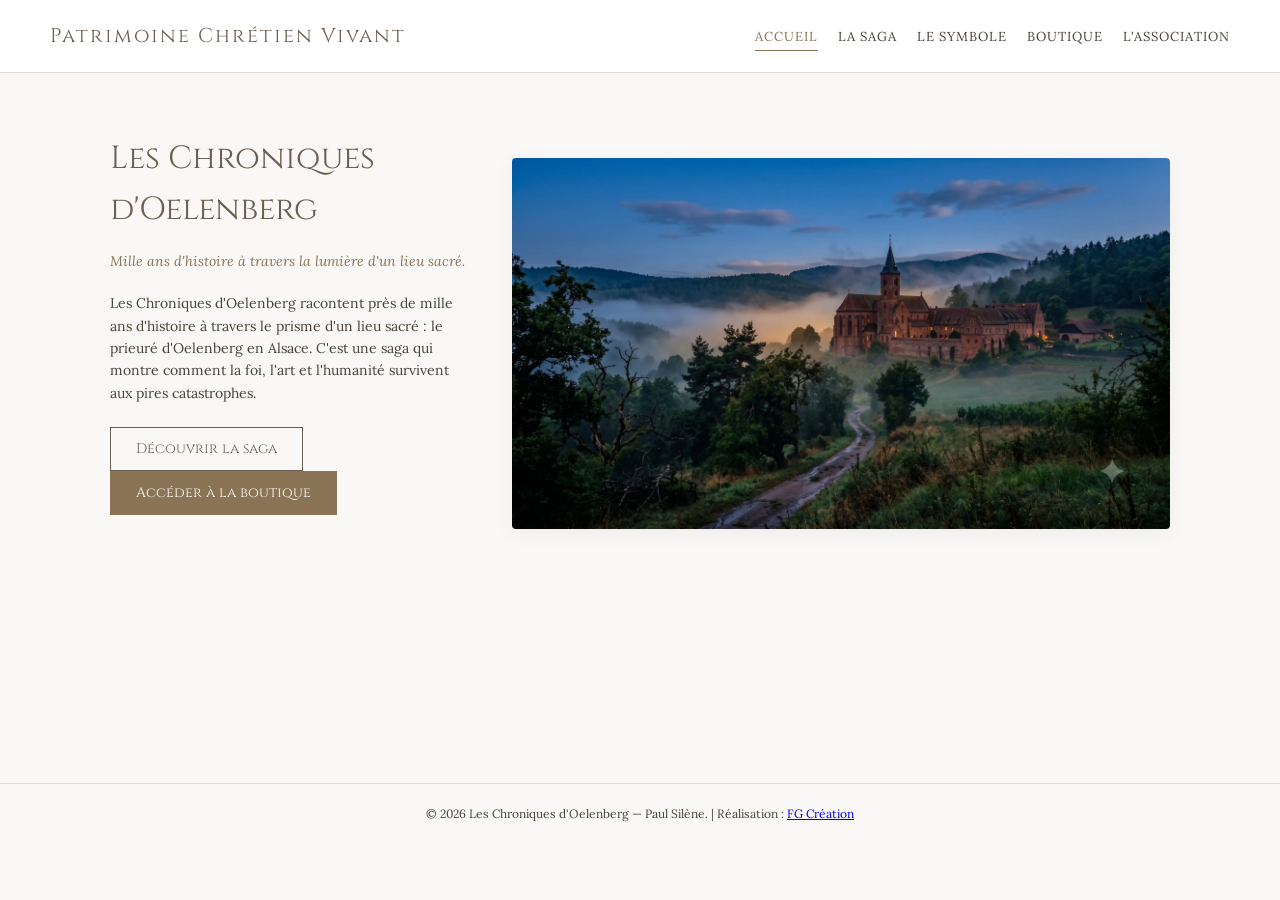
<file: index.html>
<!doctype html>
<html lang="fr">
  <head>
    <meta charset="UTF-8" />
    <meta name="viewport" content="width=device-width, initial-scale=1.0" />
    <title>
      Les Chroniques d'Oelenberg — Roman historique en Alsace | Paul Silène
    </title>
    <link rel="canonical" href="https://oelenberg.fr/" />

    <meta
      name="description"
      content="Plongez dans Les Chroniques d'Oelenberg de Paul Silène : une saga de romans historiques sur mille ans d'histoire en Alsace. Découvrez l'œuvre et la boutique."
    />
    <meta name="author" content="Paul Silène" />

    <!-- Open Graph -->
    <meta
      property="og:title"
      content="Les Chroniques d'Oelenberg — Roman historique en Alsace"
    />
    <meta
      property="og:description"
      content="Une épopée littéraire fascinante de Paul Silène. Découvrez comment la foi, l'art et l'humanité traversent mille ans d'histoire alsacienne."
    />
    <meta property="og:type" content="website" />
    <meta property="og:url" content="https://oelenberg.fr/" />
    <meta property="og:image" content="https://oelenberg.fr/assets/test.webp" />
    <meta property="og:site_name" content="Les Chroniques d'Oelenberg" />

    <!-- Twitter Card -->
    <meta name="twitter:card" content="summary_large_image" />
    <meta
      name="twitter:title"
      content="Les Chroniques d'Oelenberg — Roman historique en Alsace"
    />
    <meta
      name="twitter:description"
      content="Une saga historique épique au cœur de l'Alsace. Mille ans d'histoire à travers la lumière d'un lieu sacré."
    />
    <meta
      name="twitter:image"
      content="https://oelenberg.fr/assets/test.webp"
    />

    <!-- Géolocalisation -->
    <meta name="geo.region" content="FR-68" />
    <meta name="geo.placename" content="Reiningue, Mulhouse, Alsace" />
    <meta name="geo.position" content="47.7472;7.2333" />
    <meta name="ICBM" content="47.7472, 7.2333" />

    <!-- Données structurées -->
    <script type="application/ld+json">
      {
        "@context": "https://schema.org",
        "@type": "BookSeries",
        "@id": "https://oelenberg.fr/#series",
        "name": "Les Chroniques d'Oelenberg",
        "author": {
          "@type": "Person",
          "name": "Paul Silène"
        },
        "genre": "Roman historique",
        "inLanguage": "fr",
        "description": "Saga historique en cinq tomes racontant près de mille ans d'histoire européenne à travers le prieuré d'Oelenberg en Alsace.",
        "url": "https://oelenberg.fr/"
      }
    </script>

    <link rel="stylesheet" href="style.css" />
    <link
      href="https://fonts.googleapis.com/css2?family=Cinzel:wght@400;700&family=Lora:ital,wght@0,400;0,700;1,400&display=swap"
      rel="stylesheet"
    />
  </head>
  <body>
    <header>
      <div class="logo">Patrimoine Chrétien Vivant</div>
      <button class="burger-menu" aria-label="Ouvrir le menu">☰</button>
      <nav>
        <ul>
          <li><a href="index.html" class="active">Accueil</a></li>
          <li><a href="saga.html">La Saga</a></li>
          <li><a href="symbole.html">Le Symbole</a></li>
          <li><a href="boutique.html">Boutique</a></li>
          <li><a href="association.html">L'Association</a></li>
        </ul>
      </nav>
    </header>

    <main>
      <section class="page">
        <div class="hero">
          <div class="hero-text">
            <h1>Les Chroniques d'Oelenberg</h1>
            <p class="subtitle">
              Mille ans d'histoire à travers la lumière d'un lieu sacré.
            </p>
            <p>
              Les Chroniques d'Oelenberg racontent près de mille ans d'histoire
              à travers le prisme d'un lieu sacré : le prieuré d'Oelenberg en
              Alsace. C'est une saga qui montre comment la foi, l'art et
              l'humanité survivent aux pires catastrophes.
            </p>
            <br />
            <a href="saga.html" class="btn">Découvrir la saga</a>
            <a href="boutique.html" class="btn btn-prestige"
              >Accéder à la boutique</a
            >
          </div>
          <div class="hero-image">
            <img
              src="assets/test.webp"
              alt="Le prieuré d'Oelenberg en Alsace — Les Chroniques d'Oelenberg"
            />
          </div>
        </div>
      </section>
    </main>

    <footer>
      <p>
        © 2026 Les Chroniques d'Oelenberg — Paul Silène. | Réalisation :
        <a
          href="https://fgcreation.eu"
          target="_blank"
          rel="noopener noreferrer"
          class="lien-fg"
          >FG Création</a
        >
      </p>
    </footer>

    <script src="script.js"></script>
  </body>
</html>
</file>
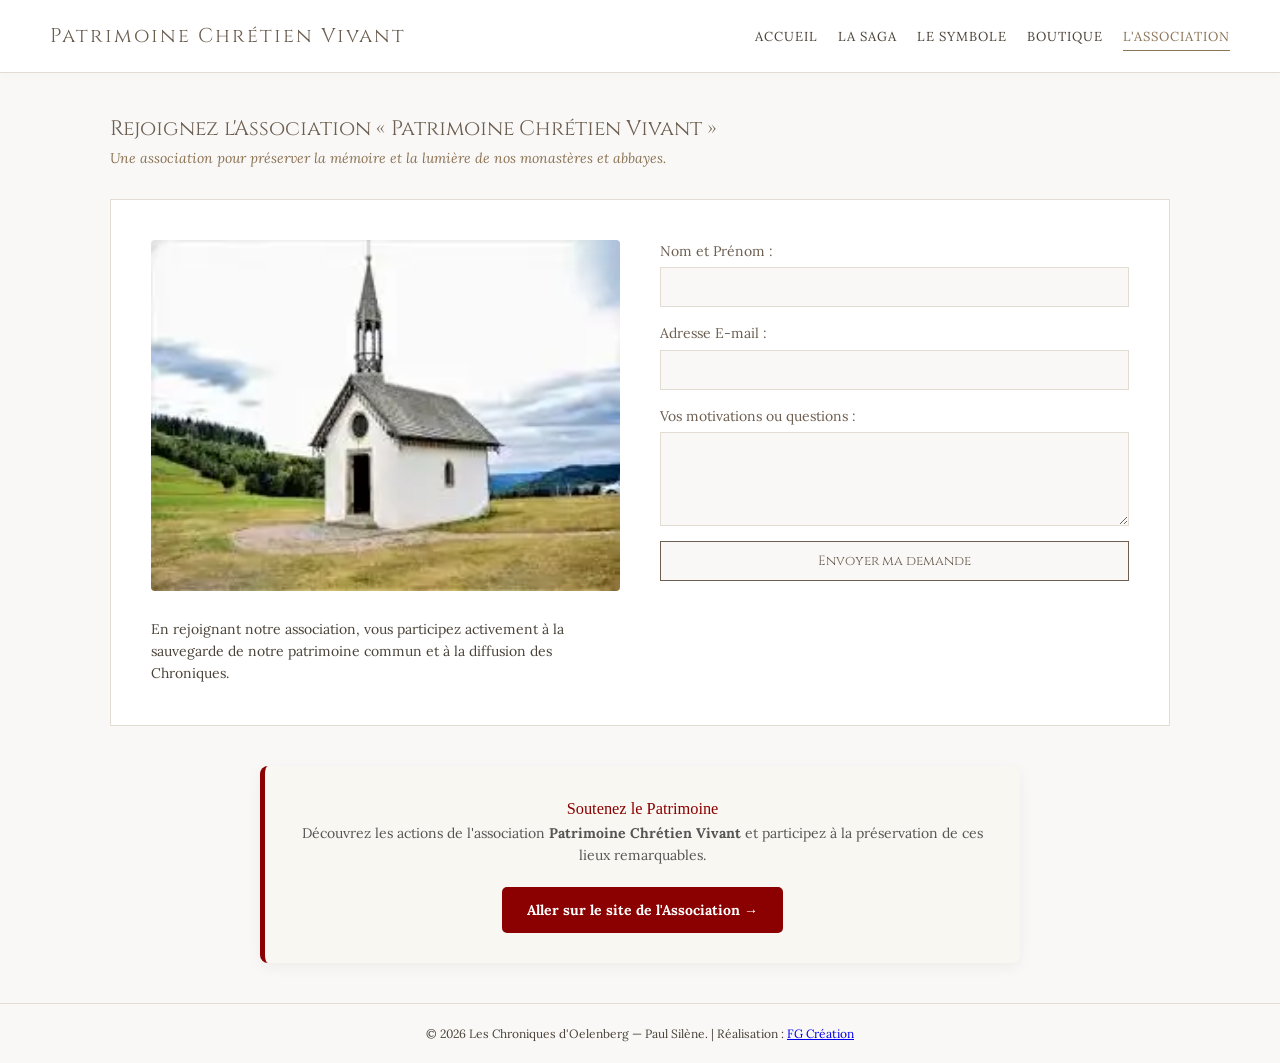
<file: association.html>
<!doctype html>
<html lang="fr">
  <head>
    <meta charset="UTF-8" />
    <meta name="viewport" content="width=device-width, initial-scale=1.0" />
    <title>Association Patrimoine Chrétien Vivant — Oelenberg</title>
    <link rel="canonical" href="https://oelenberg.fr/association.html" />

    <meta
      name="description"
      content="Rejoignez l'association Patrimoine Chrétien Vivant pour préserver la mémoire des monastères et abbayes d'Alsace autour du prieuré d'Oelenberg."
    />
    <meta name="author" content="Paul Silène" />

    <meta
      property="og:title"
      content="Association Patrimoine Chrétien Vivant — Oelenberg"
    />
    <meta
      property="og:description"
      content="Participez à la sauvegarde du patrimoine monastique et à la diffusion des Chroniques d'Oelenberg."
    />
    <meta property="og:type" content="website" />
    <meta property="og:url" content="https://oelenberg.fr/association.html" />
    <meta
      property="og:image"
      content="https://oelenberg.fr/assets/chapelle_resultat.webp"
    />

    <link rel="stylesheet" href="style.css" />
    <link
      href="https://fonts.googleapis.com/css2?family=Cinzel:wght@400;700&family=Lora:ital,wght@0,400;0,700;1,400&display=swap"
      rel="stylesheet"
    />
  </head>
  <body>
    <header>
      <div class="logo">Patrimoine Chrétien Vivant</div>
      <button class="burger-menu" aria-label="Ouvrir le menu">☰</button>
      <nav>
        <ul>
          <li><a href="index.html">Accueil</a></li>
          <li><a href="saga.html">La Saga</a></li>
          <li><a href="symbole.html">Le Symbole</a></li>
          <li><a href="boutique.html">Boutique</a></li>
          <li><a href="association.html" class="active">L'Association</a></li>
        </ul>
      </nav>
    </header>

    <main>
      <section class="page">
        <h1>Rejoignez l'Association « Patrimoine Chrétien Vivant »</h1>
        <p class="subtitle">
          Une association pour préserver la mémoire et la lumière de nos
          monastères et abbayes.
        </p>

        <div class="contact-container">
          <div class="contact-info">
            <img
              src="assets/chapelle_resultat.webp"
              alt="Chapelle du prieuré d'Oelenberg — Association Patrimoine Chrétien Vivant"
            />
            <p>
              En rejoignant notre association, vous participez activement à la
              sauvegarde de notre patrimoine commun et à la diffusion des
              Chroniques.
            </p>
          </div>

          <form
            class="contact-form"
            name="inscription-amis"
            method="POST"
            data-netlify="true"
            netlify-honeypot="bot-field"
            action="/merci.html"
          >
            <input type="hidden" name="form-name" value="inscription-amis" />

            <p class="hidden">
              <label
                >Ne pas remplir ce champ si vous êtes humain :
                <input name="bot-field"
              /></label>
            </p>

            <div class="form-group">
              <label for="nom">Nom et Prénom :</label>
              <input type="text" id="nom" name="nom" required />
            </div>
            <div class="form-group">
              <label for="email">Adresse E-mail :</label>
              <input type="email" id="email" name="email" required />
            </div>
            <div class="form-group">
              <label for="message">Vos motivations ou questions :</label>
              <textarea id="message" name="message" rows="4"></textarea>
            </div>
            <button type="submit" class="btn">Envoyer ma demande</button>
          </form>
        </div>

        <div class="container-association">
          <div class="card-association">
            <h3>Soutenez le Patrimoine</h3>
            <p>
              Découvrez les actions de l'association
              <strong>Patrimoine Chrétien Vivant</strong> et participez à la
              préservation de ces lieux remarquables.
            </p>
            <a
              href="https://patrimoine-chretien-vivant.netlify.app"
              class="btn-association"
              target="_blank"
              rel="noopener noreferrer"
            >
              Aller sur le site de l'Association →
            </a>
          </div>
        </div>
      </section>
    </main>

    <footer>
      <p>
        © 2026 Les Chroniques d'Oelenberg — Paul Silène. | Réalisation :
        <a
          href="https://fgcreation.eu"
          target="_blank"
          rel="noopener noreferrer"
          class="lien-fg"
          >FG Création</a
        >
      </p>
    </footer>

    <script src="script.js"></script>
  </body>
</html>
</file>
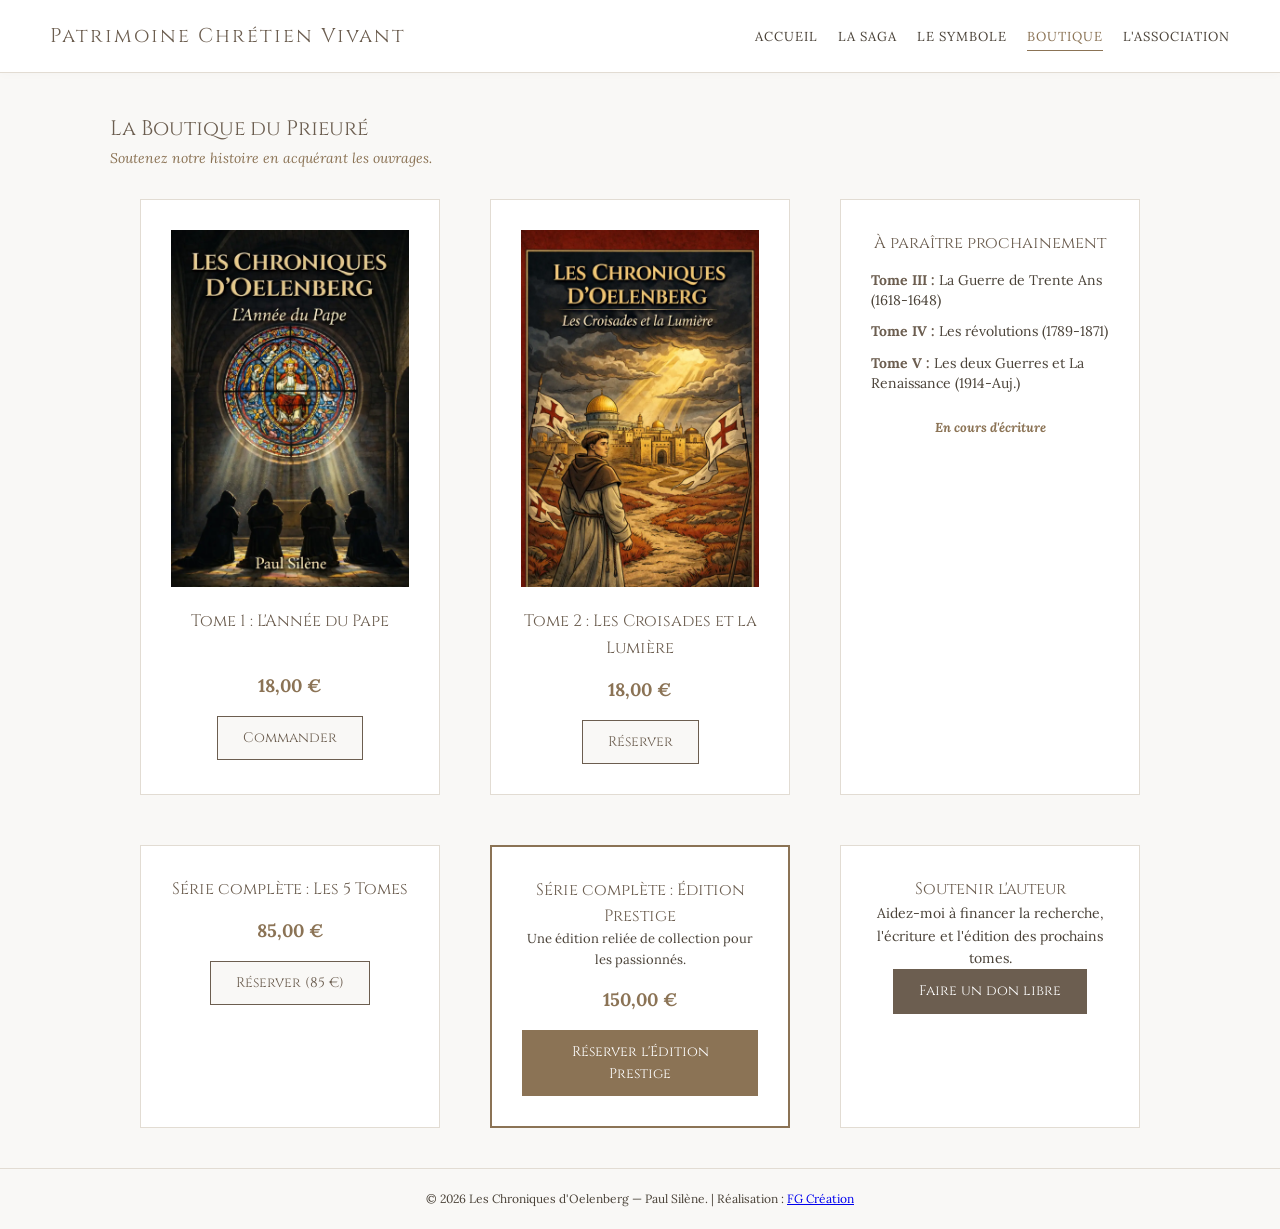
<file: boutique.html>
<!doctype html>
<html lang="fr">
  <head>
    <meta charset="UTF-8" />
    <meta name="viewport" content="width=device-width, initial-scale=1.0" />
    <title>Boutique officielle — Commander Les Chroniques d'Oelenberg</title>
    <link rel="canonical" href="https://oelenberg.fr/boutique.html" />

    <meta
      name="description"
      content="Commandez en ligne les tomes des Chroniques d'Oelenberg de Paul Silène : Tome 1 L'Année du Pape, précommande Tome 2, intégrale 5 tomes et Édition Prestige."
    />
    <meta name="author" content="Paul Silène" />

    <meta
      property="og:title"
      content="Boutique officielle — Les Chroniques d'Oelenberg"
    />
    <meta
      property="og:description"
      content="Acquérez les ouvrages de la saga historique Les Chroniques d'Oelenberg par Paul Silène ou soutenez l'écriture des prochains tomes."
    />
    <meta property="og:type" content="website" />
    <meta property="og:url" content="https://oelenberg.fr/boutique.html" />
    <meta
      property="og:image"
      content="https://oelenberg.fr/assets/Y12_resultat.webp"
    />

    <!-- Données structurées Produits / Livres pour Google -->
    <script type="application/ld+json">
      {
        "@context": "https://schema.org",
        "@graph": [
          {
            "@type": "Book",
            "name": "Tome 1 : L'Année du Pape — Les Chroniques d'Oelenberg",
            "author": { "@type": "Person", "name": "Paul Silène" },
            "bookFormat": "https://schema.org/Paperback",
            "inLanguage": "fr",
            "image": "https://oelenberg.fr/assets/Y12_resultat.webp",
            "offers": {
              "@type": "Offer",
              "price": "18.00",
              "priceCurrency": "EUR",
              "availability": "https://schema.org/InStock",
              "url": "https://www.vinted.fr/items/10136131139-les-chroniques-doelenberg-tome-1-lannee-du-pape"
            }
          },
          {
            "@type": "Book",
            "name": "Tome 2 : Les Croisades et la Lumière — Les Chroniques d'Oelenberg",
            "author": { "@type": "Person", "name": "Paul Silène" },
            "bookFormat": "https://schema.org/Paperback",
            "inLanguage": "fr",
            "image": "https://oelenberg.fr/assets/Y5BIS_resultat.webp",
            "offers": {
              "@type": "Offer",
              "price": "18.00",
              "priceCurrency": "EUR",
              "availability": "https://schema.org/PreOrder",
              "url": "https://book.stripe.com/7sYcN45Vc2PQ9zw15N87K0b"
            }
          },
          {
            "@type": "Product",
            "name": "Série complète : Les 5 Tomes — Les Chroniques d'Oelenberg",
            "description": "Intégrale des cinq tomes de la saga historique Les Chroniques d'Oelenberg par Paul Silène.",
            "brand": { "@type": "Brand", "name": "Les Chroniques d'Oelenberg" },
            "offers": [
              {
                "@type": "Offer",
                "name": "Édition Standard (5 Tomes)",
                "price": "85.00",
                "priceCurrency": "EUR",
                "availability": "https://schema.org/PreOrder",
                "url": "https://buy.stripe.com/6oUaEW3N4aiidPMaGn87K04"
              },
              {
                "@type": "Offer",
                "name": "Édition Prestige reliée (5 Tomes)",
                "price": "150.00",
                "priceCurrency": "EUR",
                "availability": "https://schema.org/PreOrder",
                "url": "https://buy.stripe.com/eVq7sKdnEduudPM29R87K05"
              }
            ]
          }
        ]
      }
    </script>

    <link rel="stylesheet" href="style.css" />
    <link
      href="https://fonts.googleapis.com/css2?family=Cinzel:wght@400;700&family=Lora:ital,wght@0,400;0,700;1,400&display=swap"
      rel="stylesheet"
    />
  </head>
  <body>
    <header>
      <div class="logo">Patrimoine Chrétien Vivant</div>
      <button class="burger-menu" aria-label="Ouvrir le menu">☰</button>
      <nav>
        <ul>
          <li><a href="index.html">Accueil</a></li>
          <li><a href="saga.html">La Saga</a></li>
          <li><a href="symbole.html">Le Symbole</a></li>
          <li><a href="boutique.html" class="active">Boutique</a></li>
          <li><a href="association.html">L'Association</a></li>
        </ul>
      </nav>
    </header>

    <main>
      <section class="page">
        <h1>La Boutique du Prieuré</h1>
        <p class="subtitle">
          Soutenez notre histoire en acquérant les ouvrages.
        </p>
        <div class="shop-grid">
          <div class="product">
            <img
              src="assets/Y12_resultat.webp"
              alt="Livre Tome 1 : L'Année du Pape — Les Chroniques d'Oelenberg"
            />
            <h3>Tome 1 : L'Année du Pape</h3>
            <br />
            <p class="price">18,00 €</p>
            <a
              href="https://www.vinted.fr/items/10136131139-les-chroniques-doelenberg-tome-1-lannee-du-pape"
              target="_blank"
              rel="noopener noreferrer"
              class="btn"
              >Commander</a
            >
          </div>
          <div class="product">
            <img
              src="assets/Y5BIS_resultat.webp"
              alt="Livre Tome 2 : Les Croisades et la Lumière — Les Chroniques d'Oelenberg"
            />
            <h3>Tome 2 : Les Croisades et la Lumière</h3>
            <p class="price">18,00 €</p>
            <a
              href="https://book.stripe.com/7sYcN45Vc2PQ9zw15N87K0b"
              target="_blank"
              rel="noopener noreferrer"
              class="btn"
              >Réserver</a
            >
          </div>

          <div class="product upcoming">
            <h3>À paraître prochainement</h3>
            <ul class="upcoming-list">
              <li>
                <strong>Tome III :</strong> La Guerre de Trente Ans (1618-1648)
              </li>
              <li><strong>Tome IV :</strong> Les révolutions (1789-1871)</li>
              <li>
                <strong>Tome V :</strong> Les deux Guerres et La Renaissance
                (1914-Auj.)
              </li>
            </ul>
            <p class="price note">En cours d'écriture</p>
          </div>

          <div class="product">
            <h3>Série complète : Les 5 Tomes</h3>
            <p class="price">85,00 €</p>
            <a
              href="https://buy.stripe.com/6oUaEW3N4aiidPMaGn87K04"
              target="_blank"
              rel="noopener noreferrer"
              class="btn"
              >Réserver (85 €)</a
            >
          </div>

          <div class="product prestige">
            <h3>Série complète : Édition Prestige</h3>
            <p class="description-luxe">
              Une édition reliée de collection pour les passionnés.
            </p>
            <p class="price">150,00 €</p>
            <a
              href="https://buy.stripe.com/eVq7sKdnEduudPM29R87K05"
              target="_blank"
              rel="noopener noreferrer"
              class="btn btn-prestige"
              >Réserver l'Édition Prestige</a
            >
          </div>

          <div class="product donation">
            <h3>Soutenir l'auteur</h3>
            <p>
              Aidez-moi à financer la recherche, l'écriture et l'édition des
              prochains tomes.
            </p>
            <a
              href="https://donate.stripe.com/00w7sKcjAgGGfXUeWD87K07"
              target="_blank"
              rel="noopener noreferrer"
              class="btn btn-don"
              >Faire un don libre</a
            >
          </div>
        </div>
      </section>
    </main>

    <footer>
      <p>
        © 2026 Les Chroniques d'Oelenberg — Paul Silène. | Réalisation :
        <a
          href="https://fgcreation.eu"
          target="_blank"
          rel="noopener noreferrer"
          class="lien-fg"
          >FG Création</a
        >
      </p>
    </footer>

    <script src="script.js"></script>
  </body>
</html>
</file>
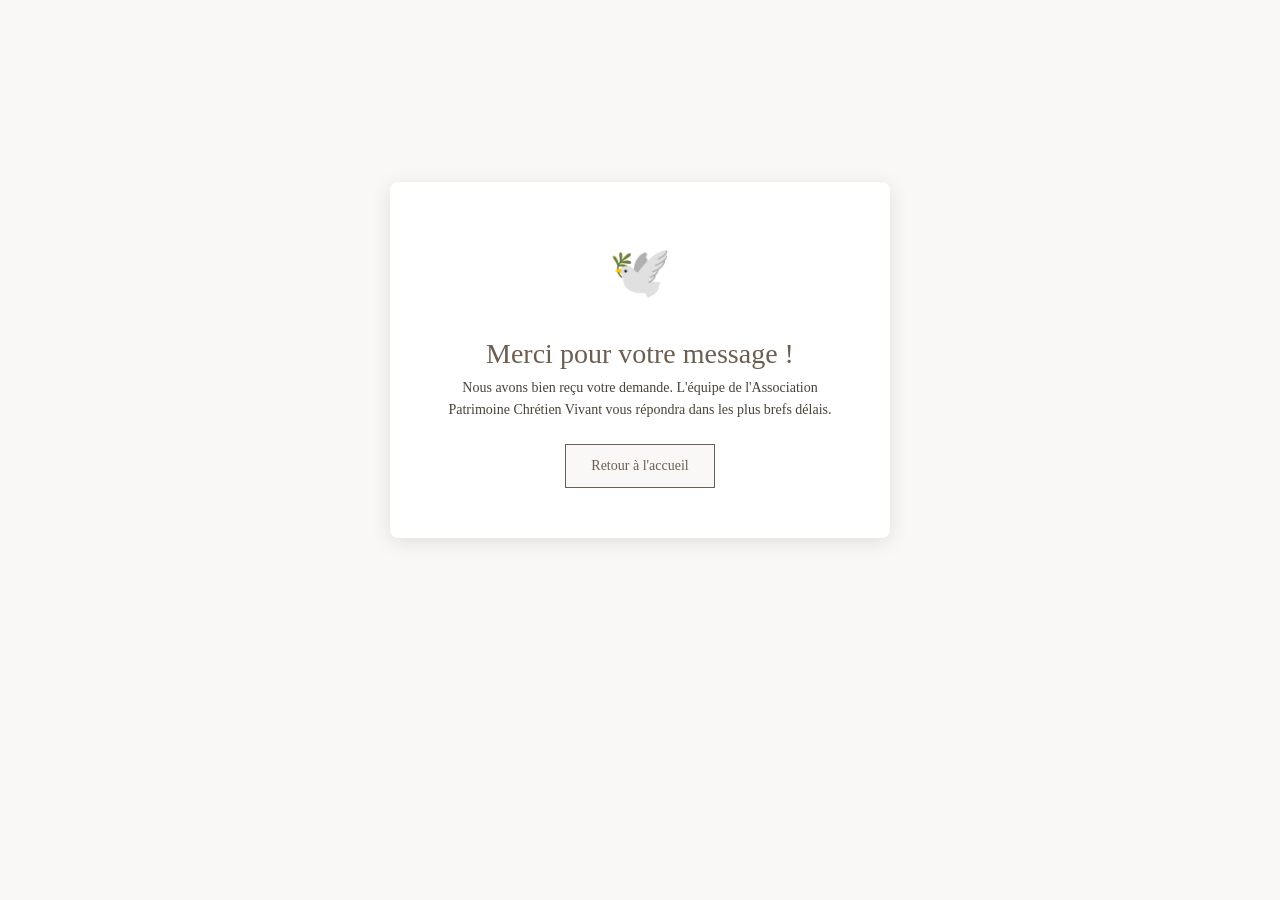
<file: merci.html>
<!doctype html>
<html lang="fr">
  <head>
    <meta charset="UTF-8" />
    <meta name="viewport" content="width=device-width, initial-scale=1.0" />
    <meta name="robots" content="noindex, nofollow" />
    <title>Merci - Message envoyé</title>
    <link rel="stylesheet" href="style.css" />
    <style>
      .merci-container {
        display: flex;
        flex-direction: column;
        align-items: center;
        justify-content: center;
        min-height: 80vh;
        text-align: center;
        padding: 20px;
      }
      .merci-card {
        background: white;
        padding: 50px;
        border-radius: 8px;
        box-shadow: 0 4px 20px rgba(0, 0, 0, 0.1);
        max-width: 500px;
      }
      .merci-icon {
        font-size: 50px;
        margin-bottom: 20px;
      }
    </style>
  </head>
  <body>
    <div class="merci-container">
      <div class="merci-card">
        <div class="merci-icon">🕊️</div>
        <h1>Merci pour votre message !</h1>
        <p>
          Nous avons bien reçu votre demande. L'équipe de l'Association
          Patrimoine Chrétien Vivant vous répondra dans les plus brefs délais.
        </p>
        <br />
        <a href="index.html" class="btn">Retour à l'accueil</a>
      </div>
    </div>
  </body>
</html>
</file>
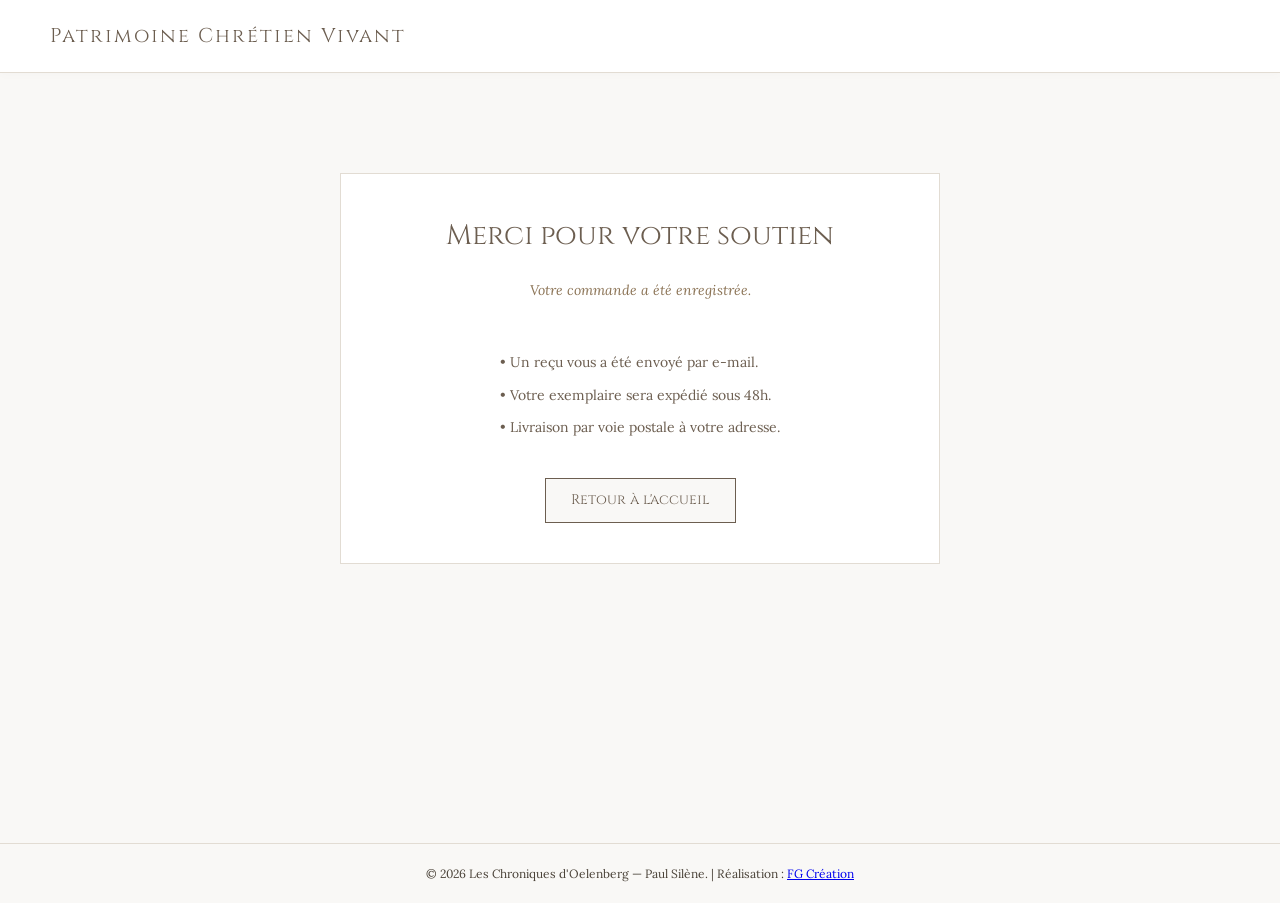
<file: mercicommande.html>
<!doctype html>
<html lang="fr">
  <head>
    <meta charset="UTF-8" />
    <meta name="viewport" content="width=device-width, initial-scale=1.0" />
    <meta name="robots" content="noindex, nofollow" />
    <title>Merci pour votre commande</title>
    <link rel="stylesheet" href="style.css" />
    <link
      href="https://fonts.googleapis.com/css2?family=Cinzel:wght@400;700&family=Lora:ital,wght@0,400;0,700;1,400&display=swap"
      rel="stylesheet"
    />
  </head>
  <body>
    <header>
      <div class="logo">Patrimoine Chrétien Vivant</div>
    </header>

    <main>
      <section class="merci_content">
        <h1>Merci pour votre soutien</h1>
        <p class="subtitle">Votre commande a été enregistrée.</p>

        <div class="steps_container">
          <div class="step_item">• Un reçu vous a été envoyé par e-mail.</div>
          <div class="step_item">• Votre exemplaire sera expédié sous 48h.</div>
          <div class="step_item">
            • Livraison par voie postale à votre adresse.
          </div>
        </div>

        <br />
        <a href="index.html" class="btn">Retour à l'accueil</a>
      </section>
    </main>

    <footer>
      <p>
        © 2026 Les Chroniques d'Oelenberg — Paul Silène. | Réalisation :
        <a
          href="https://fgcreation.eu"
          target="_blank"
          rel="noopener noreferrer"
          class="lien-fg"
          >FG Création</a
        >
      </p>
    </footer>
  </body>
</html>
</file>
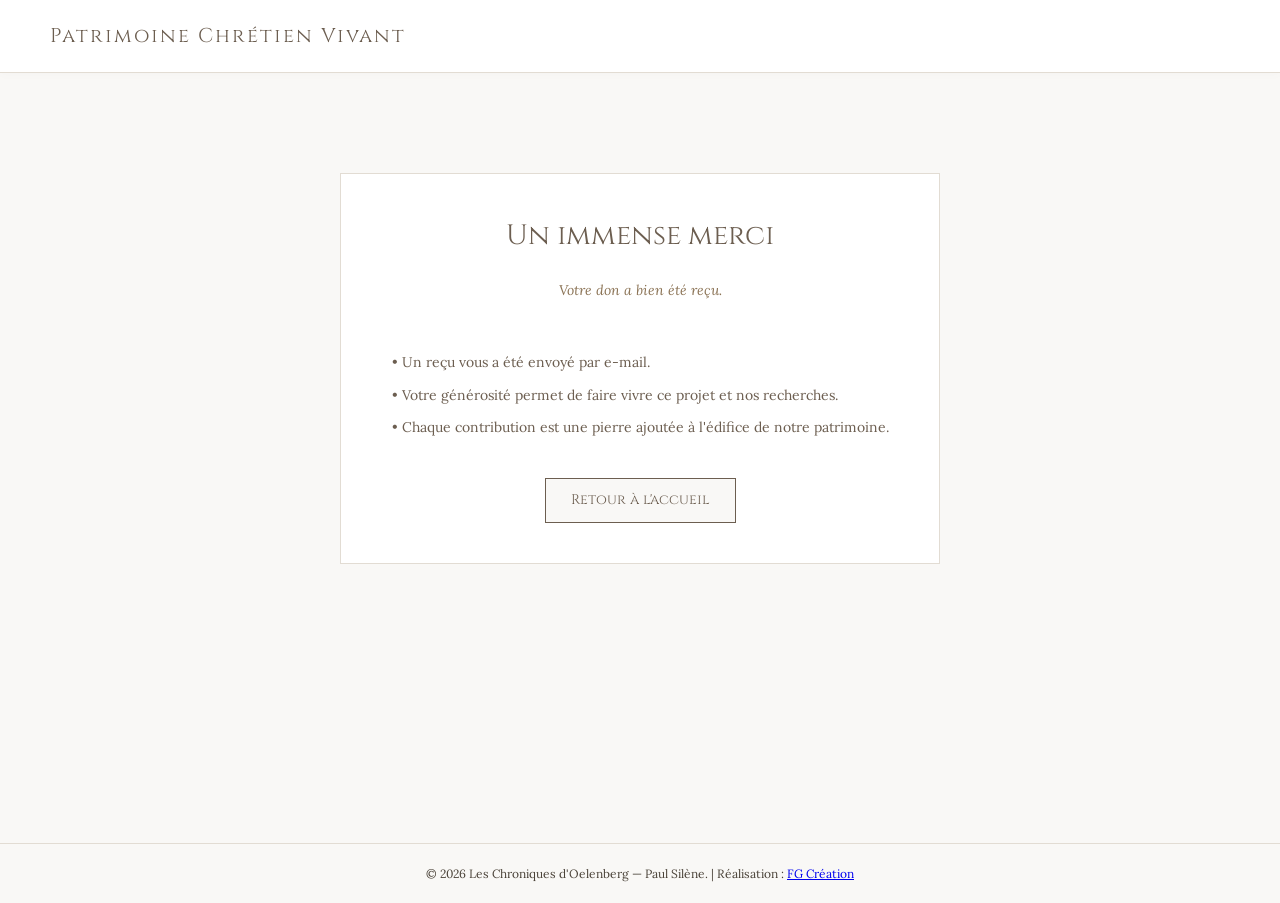
<file: mercidon.html>
<!doctype html>
<html lang="fr">
  <head>
    <meta charset="UTF-8" />
    <meta name="viewport" content="width=device-width, initial-scale=1.0" />
    <meta name="robots" content="noindex, nofollow" />
    <title>Merci pour votre don</title>
    <link rel="stylesheet" href="style.css" />
    <link
      href="https://fonts.googleapis.com/css2?family=Cinzel:wght@400;700&family=Lora:ital,wght@0,400;0,700;1,400&display=swap"
      rel="stylesheet"
    />
  </head>
  <body>
    <header>
      <div class="logo">Patrimoine Chrétien Vivant</div>
    </header>

    <main>
      <section class="merci_content">
        <h1>Un immense merci</h1>
        <p class="subtitle">Votre don a bien été reçu.</p>

        <div class="steps_container">
          <div class="step_item">• Un reçu vous a été envoyé par e-mail.</div>
          <div class="step_item">
            • Votre générosité permet de faire vivre ce projet et nos
            recherches.
          </div>
          <div class="step_item">
            • Chaque contribution est une pierre ajoutée à l'édifice de notre
            patrimoine.
          </div>
        </div>

        <br />
        <a href="index.html" class="btn">Retour à l'accueil</a>
      </section>
    </main>

    <footer>
      <p>
        © 2026 Les Chroniques d'Oelenberg — Paul Silène. | Réalisation :
        <a
          href="https://fgcreation.eu"
          target="_blank"
          rel="noopener noreferrer"
          class="lien-fg"
          >FG Création</a
        >
      </p>
    </footer>
  </body>
</html>
</file>
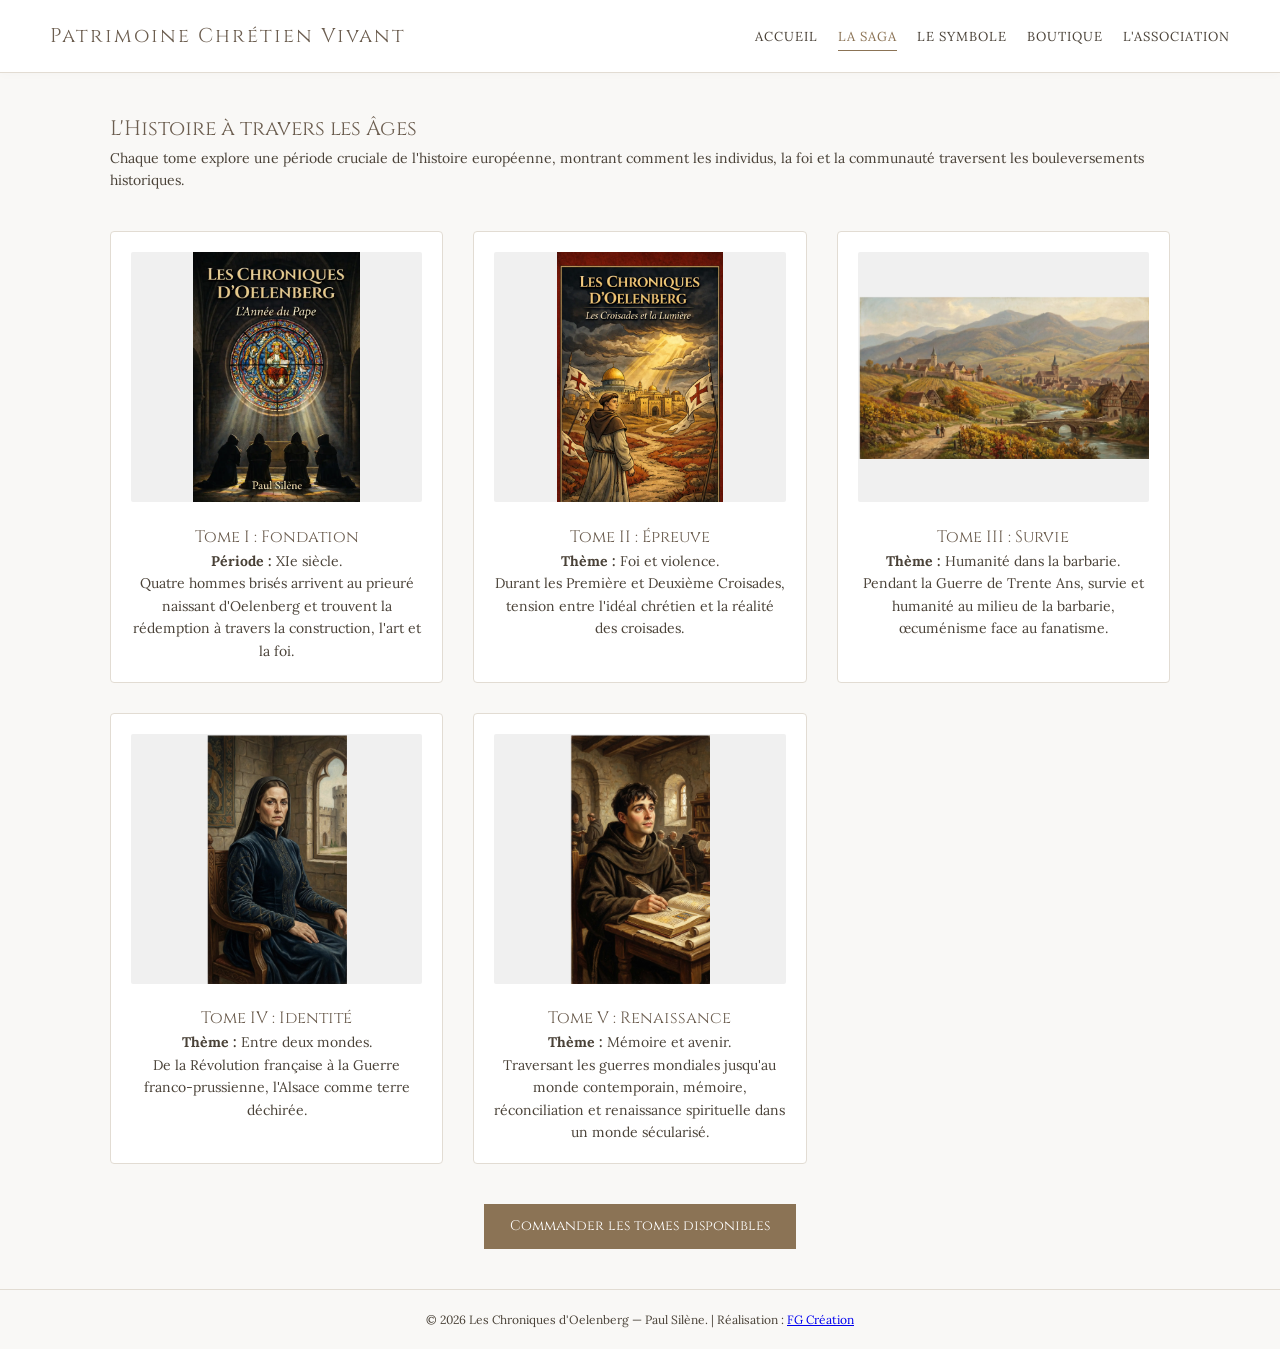
<file: saga.html>
<!doctype html>
<html lang="fr">
  <head>
    <meta charset="UTF-8" />
    <meta name="viewport" content="width=device-width, initial-scale=1.0" />
    <title>La Saga en 5 tomes — Les Chroniques d'Oelenberg | Paul Silène</title>
    <link rel="canonical" href="https://oelenberg.fr/saga.html" />

    <meta
      name="description"
      content="Découvrez les cinq tomes des Chroniques d'Oelenberg : du XIe siècle aux guerres mondiales, mille ans d'histoire européenne et alsacienne par Paul Silène."
    />
    <meta name="author" content="Paul Silène" />

    <meta
      property="og:title"
      content="La Saga en 5 tomes — Les Chroniques d'Oelenberg"
    />
    <meta
      property="og:description"
      content="Cinq romans historiques retraçant mille ans d'histoire européenne autour du prieuré d'Oelenberg en Alsace."
    />
    <meta property="og:type" content="website" />
    <meta property="og:url" content="https://oelenberg.fr/saga.html" />
    <meta
      property="og:image"
      content="https://oelenberg.fr/assets/Y12_resultat.webp"
    />

    <link rel="stylesheet" href="style.css" />
    <link
      href="https://fonts.googleapis.com/css2?family=Cinzel:wght@400;700&family=Lora:ital,wght@0,400;0,700;1,400&display=swap"
      rel="stylesheet"
    />
  </head>
  <body>
    <header>
      <div class="logo">Patrimoine Chrétien Vivant</div>
      <button class="burger-menu" aria-label="Ouvrir le menu">☰</button>
      <nav>
        <ul>
          <li><a href="index.html">Accueil</a></li>
          <li><a href="saga.html" class="active">La Saga</a></li>
          <li><a href="symbole.html">Le Symbole</a></li>
          <li><a href="boutique.html">Boutique</a></li>
          <li><a href="association.html">L'Association</a></li>
        </ul>
      </nav>
    </header>

    <main>
      <section class="page">
        <h1>L'Histoire à travers les Âges</h1>
        <div class="intro-saga">
          <p>
            Chaque tome explore une période cruciale de l'histoire européenne,
            montrant comment les individus, la foi et la communauté traversent
            les bouleversements historiques.
          </p>
        </div>

        <div class="grid">
          <div class="card">
            <img
              src="assets/Y12_resultat.webp"
              alt="Couverture du Tome 1 des Chroniques d'Oelenberg : Fondation"
            />
            <h3>Tome I : Fondation</h3>
            <p><strong>Période :</strong> XIe siècle.</p>
            <p>
              Quatre hommes brisés arrivent au prieuré naissant d'Oelenberg et
              trouvent la rédemption à travers la construction, l'art et la foi.
            </p>
          </div>
          <div class="card">
            <img
              src="assets/Y5BIS_resultat.webp"
              alt="Couverture du Tome 2 des Chroniques d'Oelenberg : Épreuve"
            />
            <h3>Tome II : Épreuve</h3>
            <p><strong>Thème :</strong> Foi et violence.</p>
            <p>
              Durant les Première et Deuxième Croisades, tension entre l'idéal
              chrétien et la réalité des croisades.
            </p>
          </div>
          <div class="card">
            <img
              src="assets/Y7_resultat.webp"
              alt="Village alsacien pendant la Guerre de Trente Ans — Tome 3 Survie"
              loading="lazy"
            />
            <h3>Tome III : Survie</h3>
            <p><strong>Thème :</strong> Humanité dans la barbarie.</p>
            <p>
              Pendant la Guerre de Trente Ans, survie et humanité au milieu de
              la barbarie, œcuménisme face au fanatisme.
            </p>
          </div>
          <div class="card">
            <img
              src="assets/Y3_resultat.webp"
              alt="Alsace entre Révolution française et Empire — Tome 4 Identité"
              loading="lazy"
            />
            <h3>Tome IV : Identité</h3>
            <p><strong>Thème :</strong> Entre deux mondes.</p>
            <p>
              De la Révolution française à la Guerre franco-prussienne, l'Alsace
              comme terre déchirée.
            </p>
          </div>
          <div class="card">
            <img
              src="assets/Y4_resultat.webp"
              alt="Moine contemporain à l'abbaye d'Oelenberg — Tome 5 Renaissance"
              loading="lazy"
            />
            <h3>Tome V : Renaissance</h3>
            <p><strong>Thème :</strong> Mémoire et avenir.</p>
            <p>
              Traversant les guerres mondiales jusqu'au monde contemporain,
              mémoire, réconciliation et renaissance spirituelle dans un monde
              sécularisé.
            </p>
          </div>
        </div>

        <div style="text-align: center; margin-top: 40px">
          <a href="boutique.html" class="btn btn-prestige"
            >Commander les tomes disponibles</a
          >
        </div>
      </section>
    </main>

    <footer>
      <p>
        © 2026 Les Chroniques d'Oelenberg — Paul Silène. | Réalisation :
        <a
          href="https://fgcreation.eu"
          target="_blank"
          rel="noopener noreferrer"
          class="lien-fg"
          >FG Création</a
        >
      </p>
    </footer>

    <script src="script.js"></script>
  </body>
</html>
</file>
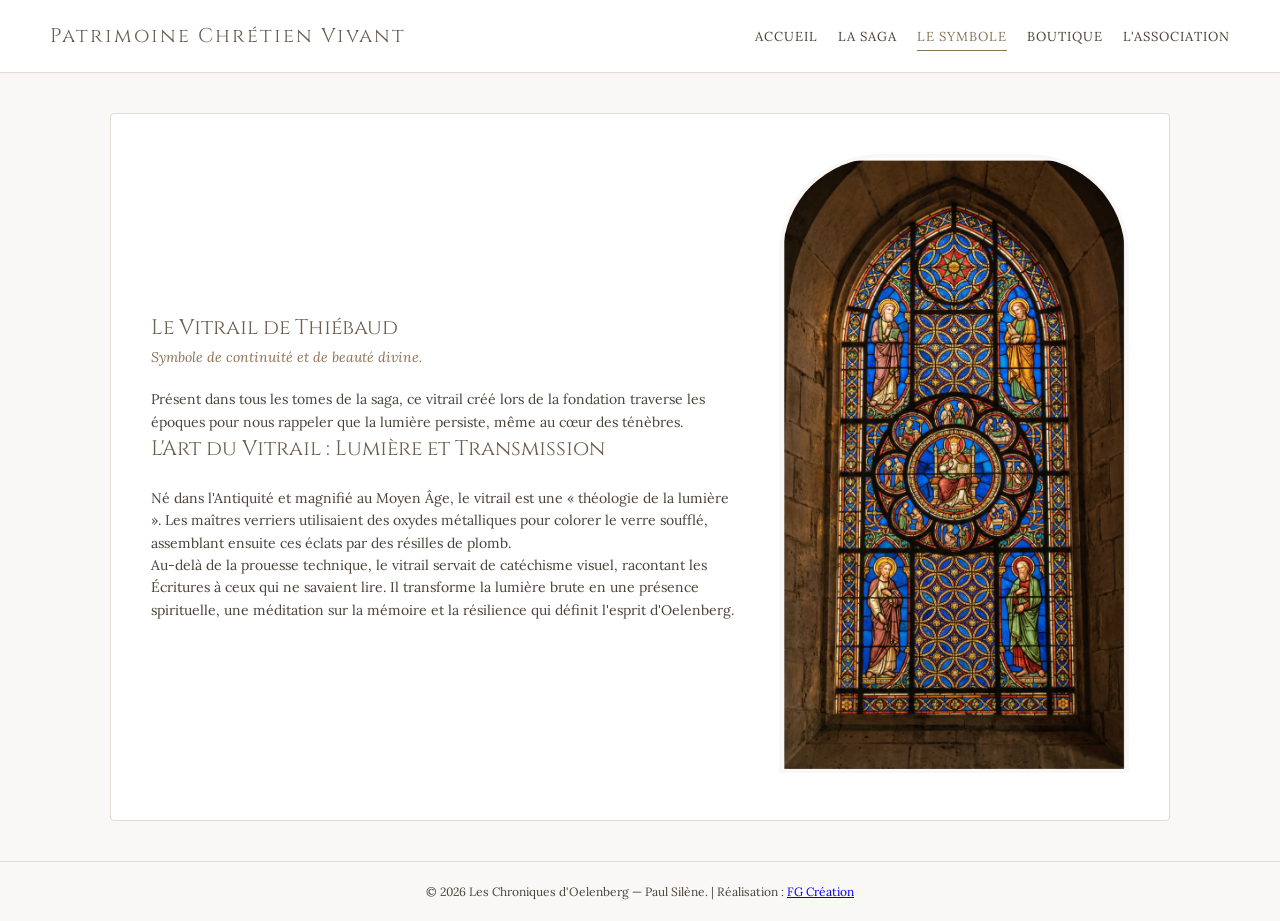
<file: symbole.html>
<!doctype html>
<html lang="fr">
  <head>
    <meta charset="UTF-8" />
    <meta name="viewport" content="width=device-width, initial-scale=1.0" />
    <title>Le Vitrail de Thiébaud — Symbole des Chroniques d'Oelenberg</title>
    <link rel="canonical" href="https://oelenberg.fr/symbole.html" />

    <meta
      name="description"
      content="Découvrez l'histoire et la symbolique du vitrail de Thiébaud au prieuré d'Oelenberg, fil conducteur spirituel et artistique de la saga de Paul Silène."
    />
    <meta name="author" content="Paul Silène" />

    <meta
      property="og:title"
      content="Le Vitrail de Thiébaud — Les Chroniques d'Oelenberg"
    />
    <meta
      property="og:description"
      content="Symbole de continuité et de lumière à travers mille ans d'histoire au prieuré d'Oelenberg."
    />
    <meta property="og:type" content="website" />
    <meta property="og:url" content="https://oelenberg.fr/symbole.html" />
    <meta
      property="og:image"
      content="https://oelenberg.fr/assets/Y9_resultat.webp"
    />

    <link rel="stylesheet" href="style.css" />
    <link
      href="https://fonts.googleapis.com/css2?family=Cinzel:wght@400;700&family=Lora:ital,wght@0,400;0,700;1,400&display=swap"
      rel="stylesheet"
    />
  </head>
  <body>
    <header>
      <div class="logo">Patrimoine Chrétien Vivant</div>
      <button class="burger-menu" aria-label="Ouvrir le menu">☰</button>
      <nav>
        <ul>
          <li><a href="index.html">Accueil</a></li>
          <li><a href="saga.html">La Saga</a></li>
          <li><a href="symbole.html" class="active">Le Symbole</a></li>
          <li><a href="boutique.html">Boutique</a></li>
          <li><a href="association.html">L'Association</a></li>
        </ul>
      </nav>
    </header>

    <main>
      <section class="page">
        <div class="split">
          <div class="text-content">
            <h1>Le Vitrail de Thiébaud</h1>
            <p class="subtitle">Symbole de continuité et de beauté divine.</p>

            <p>
              Présent dans tous les tomes de la saga, ce vitrail créé lors de la
              fondation traverse les époques pour nous rappeler que la lumière
              persiste, même au cœur des ténèbres.
            </p>

            <h2>L'Art du Vitrail : Lumière et Transmission</h2>
            <p>
              Né dans l'Antiquité et magnifié au Moyen Âge, le vitrail est une «
              théologie de la lumière ». Les maîtres verriers utilisaient des
              oxydes métalliques pour colorer le verre soufflé, assemblant
              ensuite ces éclats par des résilles de plomb.
            </p>
            <p>
              Au-delà de la prouesse technique, le vitrail servait de catéchisme
              visuel, racontant les Écritures à ceux qui ne savaient lire. Il
              transforme la lumière brute en une présence spirituelle, une
              méditation sur la mémoire et la résilience qui définit l'esprit
              d'Oelenberg.
            </p>
          </div>
          <div class="image-content">
            <img
              src="assets/Y9_resultat.webp"
              alt="Le vitrail de Thiébaud au prieuré d'Oelenberg"
            />
          </div>
        </div>
      </section>
    </main>

    <footer>
      <p>
        © 2026 Les Chroniques d'Oelenberg — Paul Silène. | Réalisation :
        <a
          href="https://fgcreation.eu"
          target="_blank"
          rel="noopener noreferrer"
          class="lien-fg"
          >FG Création</a
        >
      </p>
    </footer>

    <script src="script.js"></script>
  </body>
</html>
</file>
<file: style.css>
/* Palette "Cistercienne" : Dépouillement et lumière */
:root {
  --bg-color: #f9f8f6; /* Pierre blanche / Parchemin clair */
  --text-color: #4a4238; /* Gris-brun doux pour le texte */
  --primary-color: #6c5e50; /* Taupe plus foncé pour les titres */
  --border-color: #e2dcd3; /* Ligne de séparation douce */
  --accent-color: #8b7355; /* Marron chaud pour les boutons */
  --white: #ffffff;
}

* {
  margin: 0;
  padding: 0;
  box-sizing: border-box;
}

body {
  font-family: "Lora", serif;
  font-size: 14px; /* Contrainte respectée : 14px strictement */
  line-height: 1.6;
  color: var(--text-color);
  background-color: var(--bg-color);
}

h1,
h2,
h3,
.logo {
  font-family: "Cinzel", serif;
  color: var(--primary-color);
  font-weight: 400;
}

/* En-tête et Navigation */
header {
  display: flex;
  justify-content: space-between;
  align-items: center;
  padding: 20px 50px;
  background-color: var(--white);
  border-bottom: 1px solid var(--border-color);
  box-shadow: 0 2px 10px rgba(0, 0, 0, 0.02);
}

.logo {
  font-size: 20px;
  letter-spacing: 2px;
}

nav ul {
  list-style: none;
  display: flex;
  gap: 20px;
}

nav a {
  text-decoration: none;
  color: var(--text-color);
  transition: color 0.3s ease;
  padding-bottom: 5px;
  font-size: 13px;
  text-transform: uppercase;
  letter-spacing: 1px;
}

nav a:hover,
nav a.active {
  color: var(--accent-color);
  border-bottom: 1px solid var(--accent-color);
}

/* Structure des pages (SPA) */
main {
  max-width: 1100px;
  margin: 40px auto;
  padding: 0 20px;
  min-height: 70vh;
}

.page {
  animation: fadeIn 0.6s ease;
}

.page.active {
  display: block;
}

@keyframes fadeIn {
  from {
    opacity: 0;
    transform: translateY(15px);
  }
  to {
    opacity: 1;
    transform: translateY(0);
  }
}

.subtitle {
  font-style: italic;
  color: var(--accent-color);
  margin-bottom: 20px;
}

/* Accueil */
.hero {
  display: flex;
  align-items: center;
  gap: 40px;
  margin-top: 20px;
}

.hero-text h1 {
  font-size: 32px;
  margin-bottom: 15px;
}

.hero-image img {
  margin-top: 45px;
  max-width: 100%;
  border-radius: 4px;
  box-shadow: 0 4px 20px rgba(0, 0, 0, 0.05);
}

/* Saga */
.intro-saga {
  margin-bottom: 40px;
}

.img-float-right {
  float: right;
  max-width: 300px;
  margin-left: 20px;
  border-radius: 4px;
}

.grid {
  display: grid;
  grid-template-columns: repeat(auto-fill, minmax(280px, 1fr));
  gap: 30px;
  clear: both;
}

.card {
  background: var(--white);
  padding: 20px;
  border: 1px solid var(--border-color);
  border-radius: 4px;
  text-align: center;
}

.card img {
  width: 100%;
  height: 250px; /* Conserve la hauteur fixe de la boîte */
  object-fit: contain; /* <- Affiche l'image EN ENTIER à l'intérieur */
  margin-bottom: 15px;
  border-radius: 2px;
  background-color: #f0f0f0; /* Optionnel : ajoute un fond léger pour les bandes vides */
}

/* Symbole */
.split {
  display: flex;
  align-items: center;
  gap: 40px;
  background: var(--white);
  padding: 40px;
  border: 1px solid var(--border-color);
  border-radius: 4px;
}

.split h2 {
  margin-bottom: 20px;
}

.image-content img {
  max-width: 350px;
  border-radius: 100px 100px 0 0; /* Forme de vitrail */
  border: 4px solid var(--bg-color);
}

/* Boutique */
.shop-grid {
  display: flex;
  flex-wrap: wrap; /* Ajout crucial pour passer à la ligne */
  justify-content: center;
  gap: 50px;
  margin-top: 30px;
}

.product {
  background: var(--white);
  padding: 30px;
  border: 1px solid var(--border-color);
  text-align: center;
  width: 300px;
}

.product img {
  width: 100%;
  margin-bottom: 15px;
}

.price {
  font-size: 18px;
  font-weight: bold;
  color: var(--accent-color);
  margin: 15px 0;
}

.btn {
  display: inline-block;
  padding: 10px 25px;
  background-color: var(--bg-color);
  color: var(--primary-color);
  border: 1px solid var(--primary-color);
  text-decoration: none;
  font-family: "Cinzel", serif;
  transition: all 0.3s;
  cursor: pointer;
}

.btn:hover {
  background-color: var(--primary-color);
  color: var(--white);
}

/* Association / Formulaire */
.contact-container {
  display: flex;
  gap: 40px;
  margin-top: 30px;
  background: var(--white);
  padding: 40px;
  border: 1px solid var(--border-color);
}

.contact-info {
  flex: 1;
}

.contact-info img {
  width: 100%;
  border-radius: 4px;
  margin-bottom: 20px;
}

.contact-form {
  flex: 1;
  display: flex;
  flex-direction: column;
  gap: 15px;
}

.form-group {
  display: flex;
  flex-direction: column;
}

.form-group label {
  margin-bottom: 5px;
  color: var(--primary-color);
}

.form-group input,
.form-group textarea {
  padding: 10px;
  border: 1px solid var(--border-color);
  background-color: var(--bg-color);
  font-family: "Lora", serif;
  font-size: 14px;
}

.form-group input:focus,
.form-group textarea:focus {
  outline: none;
  border-color: var(--accent-color);
}

/* Footer */
footer {
  text-align: center;
  padding: 20px;
  margin-top: 40px;
  border-top: 1px solid var(--border-color);
  font-size: 12px;
}

/* --- NOUVEAUX ELEMENTS BOUTIQUE --- */
.upcoming-list {
  list-style: none;
  padding: 0;
  margin: 15px 0 25px 0;
  text-align: left;
}

.upcoming-list li {
  margin-bottom: 12px;
  font-size: 14px;
  line-height: 1.4;
  color: var(--text-color);
}

.upcoming-list strong {
  color: var(--primary-color);
}

.note {
  font-style: italic;
  font-size: 13px;
  color: var(--accent-color);
}

/* Mise en valeur de l'édition prestige */
.product.prestige {
  border: 2px solid var(--accent-color);
  background-color: var(--white);
}

.description-luxe {
  margin-bottom: 15px;
  font-size: 13px;
}

/* Couleurs spécifiques pour les boutons */
.btn-prestige {
  background-color: var(--accent-color);
  color: var(--white);
  border-color: var(--accent-color);
}

.btn-don {
  background-color: var(--primary-color);
  color: var(--white);
}

.btn-prestige:hover,
.btn-don:hover {
  opacity: 0.9;
}

/* Style du bloc Association */
.container-association {
  margin: 40px auto;
  max-width: 800px;
  padding: 0 20px;
}

.card-association {
  background-color: #f9f7f2; /* Un ton crème léger */
  border-left: 5px solid #8b0000; /* Un rouge sombre élégant */
  padding: 30px;
  border-radius: 8px;
  box-shadow: 0 4px 15px rgba(0, 0, 0, 0.05);
  text-align: center;
}

.card-association h3 {
  color: #8b0000;
  margin-top: 0;
  font-family: serif; /* Style plus classique */
}

.card-association p {
  color: #555;
  line-height: 1.6;
  margin-bottom: 20px;
}

.btn-association {
  display: inline-block;
  background-color: #8b0000;
  color: white !important;
  padding: 12px 25px;
  text-decoration: none;
  border-radius: 5px;
  font-weight: bold;
  transition: background-color 0.3s ease;
}

.btn-association:hover {
  background-color: #a50000;
  text-decoration: none;
}

/* Version mobile */
@media (max-width: 600px) {
  .card-association {
    padding: 20px;
  }
}

/* Cache le champ honeypot pour les utilisateurs réels */
.hidden {
  display: none;
}

/* --- PAGE MERCI COMMANDE --- */
.merci_content {
  max-width: 600px;
  margin: 100px auto;
  text-align: center;
  padding: 40px 20px;
  background-color: var(--white);
  border: 1px solid var(--border-color);
}

.merci_content h1 {
  margin-bottom: 20px;
  font-size: 28px;
}

.steps_container {
  text-align: left;
  display: inline-block;
  margin: 30px 0;
  color: var(--primary-color);
}

.step_item {
  margin-bottom: 10px;
}

/* =========================================
   ADAPTATION MOBILE ET TABLETTE (RESPONSIVE)
   ========================================= */

/* Bouton Menu Burger (Caché sur ordinateur) */
.burger-menu {
  display: none;
  background: none;
  border: none;
  font-size: 28px;
  color: var(--primary-color);
  cursor: pointer;
  transition: transform 0.3s;
}

/* --- ÉCRANS MOYENS (Tablettes et petits ordis) --- */
@media (max-width: 900px) {
  /* On empile les colonnes au lieu de les mettre côte à côte */
  .hero,
  .split,
  .contact-container {
    flex-direction: column;
    text-align: center;
    gap: 30px;
  }

  /* Gestion de la barre du haut */
  header {
    flex-wrap: wrap;
    padding: 15px 20px;
  }

  /* On fait apparaître le bouton Burger */
  .burger-menu {
    display: block;
  }

  /* On cache le menu par défaut */
  nav {
    width: 100%;
    display: none;
  }

  /* Classe qui sera ajoutée par le Javascript pour ouvrir le menu */
  nav.active-menu {
    display: block;
    animation: fadeIn 0.3s ease;
  }

  nav ul {
    flex-direction: column;
    align-items: center;
    gap: 15px;
    padding-top: 20px;
  }

  /* Les images flottantes se recentrent proprement */
  .img-float-right {
    float: none;
    display: block;
    margin: 0 auto 20px auto;
  }
}

/* --- PETITS ÉCRANS (Smartphones) --- */
@media (max-width: 600px) {
  /* On réduit un peu la taille des titres pour que ça ne déborde pas */
  h1 {
    font-size: 24px;
  }

  h2 {
    font-size: 20px;
  }

  /* La carte de l'association et les produits prennent toute la largeur */
  .product,
  .card-association {
    width: 100%;
    margin: 10px 0;
  }

  main {
    margin: 15px auto;
    padding: 0 10px;
  }
}
</file>
